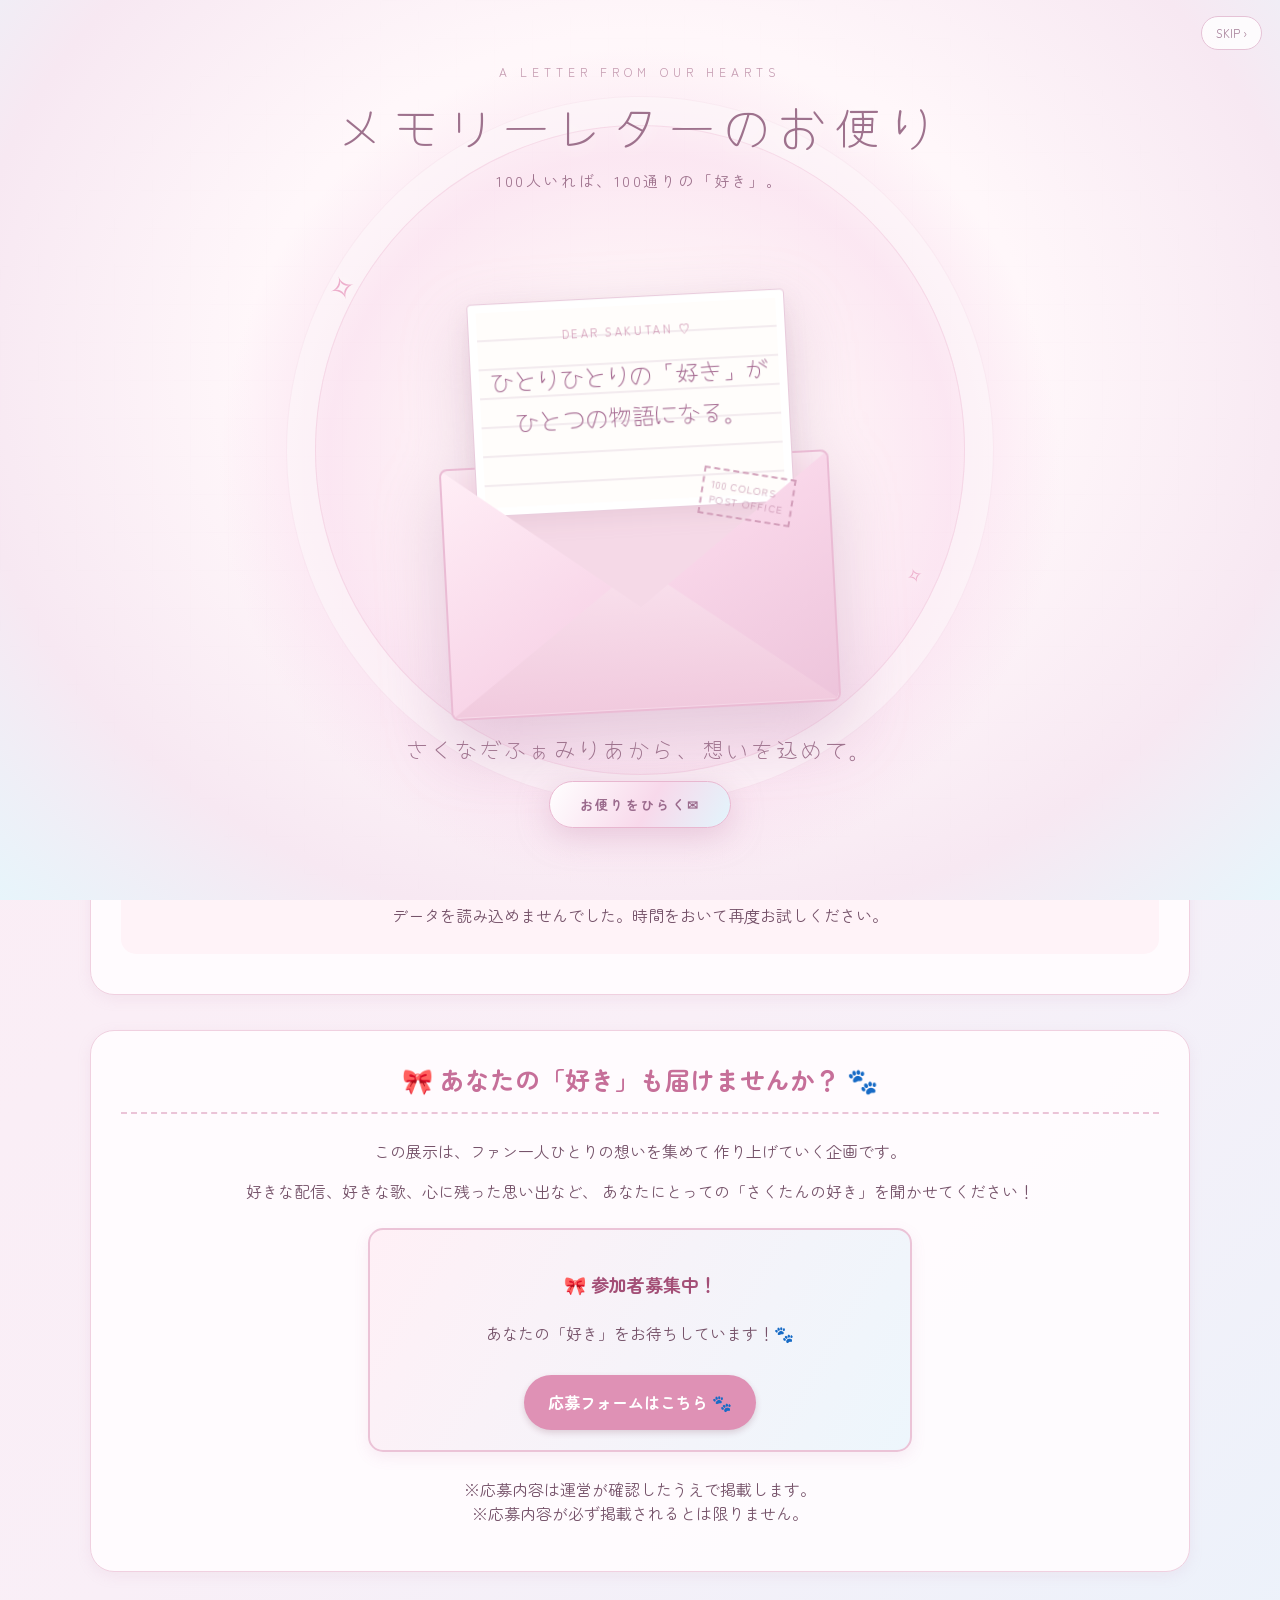
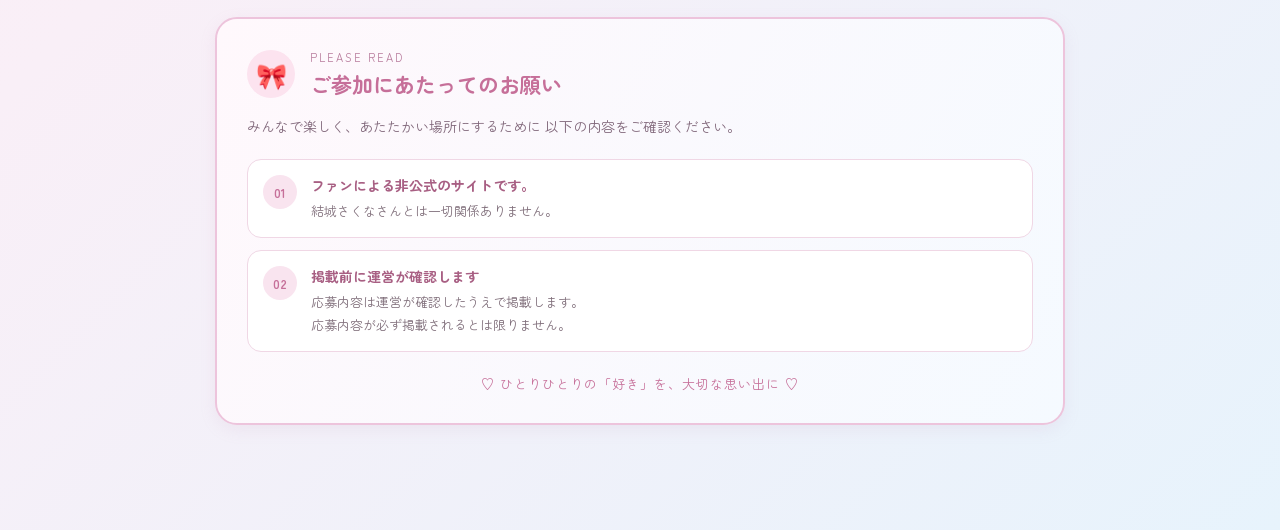
<file: index.html>
<!DOCTYPE html>
<html lang="ja">

<head>
    <meta charset="UTF-8">
    <meta name="viewport" content="width=device-width, initial-scale=1.0">

    <title>さくなだふぁみりあ百人百色</title>

    <!-- Google Fonts：かわいい丸文字・手書き文字 -->
    <link rel="preconnect" href="https://fonts.googleapis.com">
    <link rel="preconnect" href="https://fonts.gstatic.com" crossorigin>

    <link href="https://fonts.googleapis.com/css2?family=Yomogi&family=Zen+Maru+Gothic:wght@400;500;700&display=swap"
        rel="stylesheet">


    <!-- CSS -->
    <link rel="stylesheet" href="index/SakunaFan100.css">

    <style id="otayori-opening-style">
        /* お便りオープニング */
        #otayori-opening {
            position: fixed;
            inset: 0;
            z-index: 2147483000;
            overflow: hidden;
            isolation: isolate;
            background: radial-gradient(ellipse at 50% 40%, #fffefa 0%, #fff7fa 43%, #f7e8f2 75%, #e7f5fb 100%);
            font-family: "Zen Maru Gothic", "Yu Gothic", sans-serif;
            color: #9e728d;
            transition: opacity 1.15s ease, visibility 1.15s ease
        }

        #otayori-opening * {
            box-sizing: border-box
        }

        #otayori-opening.ot-leave {
            opacity: 0;
            visibility: hidden;
            pointer-events: none
        }

        #otayori-opening .ot-grid {
            position: absolute;
            inset: 0;
            opacity: .4;
            background-image: linear-gradient(#e7cadb60 1px, transparent 1px), linear-gradient(90deg, #e7cadb60 1px, transparent 1px);
            background-size: 38px 38px;
            mask-image: radial-gradient(ellipse at center, #0008, transparent 80%)
        }

        #otayori-opening .ot-halo {
            position: absolute;
            left: 50%;
            top: 52%;
            width: min(105vmin, 850px);
            aspect-ratio: 1;
            border-radius: 50%;
            background: radial-gradient(circle, #fff 0%, #fff5f8 25%, #f6cbe665 52%, transparent 70%);
            transform: translate(-50%, -50%);
            animation: ot-breathe 6s ease-in-out infinite alternate
        }

        @keyframes ot-breathe {
            to {
                transform: translate(-50%, -50%) scale(1.17);
                opacity: .6
            }
        }

        #otayori-opening .ot-orbit {
            position: absolute;
            left: 50%;
            top: 50%;
            width: min(78vmin, 650px);
            aspect-ratio: 1;
            border: 1px solid #efc7d982;
            border-radius: 50%;
            transform: translate(-50%, -50%) rotate(-18deg);
            box-shadow: 0 0 0 28px #fff7, 0 0 0 29px #efd4e33d;
            animation: ot-orbit 28s linear infinite
        }

        #otayori-opening .ot-orbit::before,
        #otayori-opening .ot-orbit::after {
            content: '✧';
            position: absolute;
            top: 8%;
            left: 12%;
            color: #edafcc;
            font-size: 32px;
            text-shadow: 0 0 15px #fff
        }

        #otayori-opening .ot-orbit::after {
            top: 79%;
            left: 83%;
            font-size: 20px
        }

        @keyframes ot-orbit {
            to {
                transform: translate(-50%, -50%) rotate(342deg)
            }
        }

        #otayori-opening .ot-top {
            position: absolute;
            top: 7%;
            left: 5%;
            right: 5%;
            text-align: center;
            z-index: 8;
            opacity: 0;
            animation: ot-rise 1.4s .35s forwards
        }

        #otayori-opening .ot-eyebrow {
            font-size: clamp(9px, 1vw, 12px);
            letter-spacing: .42em;
            color: #c399af
        }

        #otayori-opening .ot-title {
            font-family: "Yomogi", "Zen Maru Gothic", sans-serif;
            font-size: clamp(24px, 4vw, 48px);
            font-weight: 500;
            letter-spacing: .15em;
            margin: 10px 0;
            text-shadow: 0 2px 20px #fff
        }

        #otayori-opening .ot-subtitle {
            font-size: clamp(11px, 1.4vw, 15px);
            letter-spacing: .17em
        }

        @keyframes ot-rise {
            from {
                opacity: 0;
                transform: translateY(18px);
                filter: blur(8px)
            }

            to {
                opacity: 1;
                transform: none;
                filter: blur(0)
            }
        }

        #otayori-opening .ot-mail {
            position: absolute;
            left: 50%;
            top: 65%;
            width: min(70vw, 390px);
            aspect-ratio: 1.55;
            transform: translate(-50%, -50%);
            z-index: 6;
            filter: drop-shadow(0 25px 32px #b786aa5b);
            animation: ot-mail-arrive 2.2s cubic-bezier(.17, .75, .2, 1) .7s both
        }

        @keyframes ot-mail-arrive {
            0% {
                opacity: 0;
                transform: translate(90vw, -120%) rotate(22deg) scale(.45)
            }

            65% {
                opacity: 1
            }

            100% {
                opacity: 1;
                transform: translate(-50%, -50%) rotate(-3deg) scale(1)
            }
        }

        #otayori-opening .ot-envelope {
            position: absolute;
            inset: 0;
            border-radius: 8px;
            background: #f5d9e7;
            border: 2px solid #eabbd4;
            box-shadow: inset 0 0 35px #fff9;
            perspective: 1100px
        }

        #otayori-opening .ot-letter {
            position: absolute;
            left: 9%;
            right: 9%;
            top: 7%;
            height: 85%;
            z-index: 2;
            background: repeating-linear-gradient(to bottom, #fffdfb 0, #fffdfb 27px, #e8d9e3 28px, #fffdfb 29px);
            border: 8px solid #fff;
            outline: 1px solid #e8cbdc;
            border-radius: 3px;
            box-shadow: 0 8px 20px #cba6b640;
            text-align: center;
            padding: 17px 10px;
            animation: ot-letter-rise 2.2s cubic-bezier(.22, .7, .2, 1) 3.7s both
        }

        #otayori-opening .ot-letter .ot-words {
            font-size: clamp(12px, 2vw, 21px);
            letter-spacing: -.035em;
            white-space: nowrap
        }

        #otayori-opening .ot-letter .ot-mini {
            font-size: 11px;
            letter-spacing: .23em;
            color: #d29bb6
        }

        #otayori-opening .ot-letter .ot-words {
            font-family: "Yomogi", sans-serif;
            font-size: clamp(15px, 2.3vw, 24px);
            line-height: 1.7;
            margin-top: 16px;
            color: #a66b92
        }

        @keyframes ot-letter-rise {
            0% {
                transform: translateY(0);
                opacity: 1
            }

            55% {
                transform: translateY(-75%)
            }

            100% {
                transform: translateY(-86%);
                opacity: 1
            }
        }

        #otayori-opening .ot-pocket {
            position: absolute;
            inset: 0;
            z-index: 3;
            clip-path: polygon(0 0, 50% 59%, 100% 0, 100% 100%, 0 100%);
            background: linear-gradient(150deg, #ffeef6 0%, #f8d5e8 53%, #edc4db 100%);
            border-radius: 7px
        }

        #otayori-opening .ot-pocket::after {
            content: '';
            position: absolute;
            inset: 0;
            clip-path: polygon(0 100%, 50% 42%, 100% 100%);
            background: linear-gradient(#fff2f8, #f1cade)
        }

        #otayori-opening .ot-flap {
            position: absolute;
            left: -1px;
            top: -1px;
            width: calc(100% + 2px);
            height: 61%;
            z-index: 5;
            clip-path: polygon(0 0, 100% 0, 50% 100%);
            background: linear-gradient(160deg, #ffeaf4, #f1c9df);
            transform-origin: 50% 0;
            animation: ot-flap-open 1.7s cubic-bezier(.2, .75, .2, 1) 2.7s forwards;
            backface-visibility: hidden
        }

        @keyframes ot-flap-open {

            0%,
            42% {
                z-index: 5
            }

            43%,
            100% {
                z-index: 1
            }

            100% {
                transform: rotateX(178deg)
            }
        }

        #otayori-opening .ot-seal {
            position: absolute;
            z-index: 7;
            left: 50%;
            top: 52%;
            width: 69px;
            height: 69px;
            display: grid;
            place-items: center;
            transform: translate(-50%, -50%);
            border-radius: 50%;
            background: radial-gradient(circle at 32% 24%, #fbe0eb, #d78aad 70%, #bb6e99);
            border: 4px double #ffe6f1;
            color: #fff;
            font-size: 30px;
            text-shadow: 0 2px 8px #ab6d91;
            box-shadow: 0 5px 15px #b987a5a0;
            animation: ot-seal-pop 1.1s 2.7s forwards
        }

        @keyframes ot-seal-pop {
            25% {
                transform: translate(-50%, -50%) scale(1.25)
            }

            100% {
                opacity: 0;
                transform: translate(-50%, -50%) scale(.2) rotate(25deg)
            }
        }

        #otayori-opening .ot-stamp {
            position: absolute;
            z-index: 8;
            right: 9%;
            top: 7%;
            border: 2px dashed #c88eac;
            padding: 7px;
            transform: rotate(12deg);
            font-size: 10px;
            letter-spacing: .13em;
            color: #b77b9b;
            opacity: 0;
            animation: ot-stamp-in .65s 5.6s forwards
        }

        @keyframes ot-stamp-in {
            to {
                opacity: .8
            }
        }

        #otayori-opening .ot-floatmail {
            position: absolute;
            left: var(--x);
            top: var(--y);
            z-index: 2;
            font-size: var(--sz);
            opacity: 0;
            filter: drop-shadow(0 8px 8px #c89eb557);
            animation: ot-float var(--dur) ease-in-out var(--delay) infinite alternate
        }

        @keyframes ot-float {
            0% {
                opacity: 0;
                transform: translate3d(-12px, 18px, 0) rotate(-22deg) scale(.7)
            }

            30% {
                opacity: .8
            }

            100% {
                opacity: .9;
                transform: translate3d(22px, -27px, 0) rotate(17deg) scale(1.1)
            }
        }

        #otayori-opening .ot-particle {
            position: absolute;
            left: var(--x);
            top: var(--y);
            z-index: 7;
            width: var(--sz);
            height: var(--sz);
            border-radius: 50%;
            background: #fff;
            box-shadow: 0 0 10px 3px #f7a8d8, 0 0 25px 7px #bcecf7;
            opacity: 0;
            animation: ot-spark var(--dur) ease-in-out var(--delay) infinite alternate
        }

        @keyframes ot-spark {
            0% {
                opacity: 0;
                transform: translateY(15px) scale(.5)
            }

            50% {
                opacity: 1
            }

            100% {
                opacity: .2;
                transform: translateY(-25px) scale(1.25)
            }
        }

        #otayori-opening .ot-burst {
            position: absolute;
            inset: 0;
            z-index: 7;
            pointer-events: none
        }

        #otayori-opening .ot-heart {
            position: absolute;
            left: 50%;
            top: 51%;
            font-size: var(--sz);
            color: var(--color);
            text-shadow: 0 0 10px #fff, 0 0 20px #f4b8d8;
            opacity: 0;
            animation: ot-heartfly 2.7s cubic-bezier(.15, .65, .2, 1) var(--delay) both
        }

        @keyframes ot-heartfly {
            0% {
                opacity: 0;
                transform: translate(-50%, -50%) scale(.2)
            }

            15% {
                opacity: 1;
                transform: translate(-50%, -50%) scale(1.3)
            }

            65% {
                opacity: .95
            }

            100% {
                opacity: 0;
                transform: translate(calc(-50% + var(--dx)), calc(-50% + var(--dy))) rotate(var(--rot)) scale(.75)
            }
        }

        #otayori-opening .ot-ripple {
            position: absolute;
            left: 50%;
            top: 51%;
            width: 110px;
            height: 110px;
            border: 3px solid #fff;
            border-radius: 50%;
            box-shadow: 0 0 18px #f4aed7;
            opacity: 0;
            transform: translate(-50%, -50%) scale(.2);
            animation: ot-ripple 2s 3.15s both
        }

        #otayori-opening .ot-ripple.two {
            animation-delay: 3.42s
        }

        @keyframes ot-ripple {
            15% {
                opacity: .9
            }

            100% {
                opacity: 0;
                transform: translate(-50%, -50%) scale(7)
            }
        }

        #otayori-opening .ot-ending {
            position: absolute;
            z-index: 9;
            bottom: 8%;
            left: 5%;
            right: 5%;
            text-align: center;
            opacity: 0;
            animation: ot-rise 1.4s 6.2s forwards
        }

        #otayori-opening .ot-ending p {
            font-family: "Yomogi", sans-serif;
            font-size: clamp(14px, 2.1vw, 22px);
            margin: 0 0 17px;
            letter-spacing: .12em
        }

        #otayori-opening .ot-enter {
            border: 1px solid #e8b7d0;
            background: linear-gradient(120deg, #fff, #f8d9eb 55%, #e2f5fc);
            color: #9b6b8d;
            padding: 13px 30px;
            border-radius: 999px;
            box-shadow: 0 8px 30px #d8abc68a;
            letter-spacing: .18em;
            font: 600 13px "Zen Maru Gothic", sans-serif;
            cursor: pointer;
            transition: transform .25s, box-shadow .25s
        }

        #otayori-opening .ot-enter:hover {
            transform: translateY(-3px);
            box-shadow: 0 12px 35px #d8abc6aa
        }

        #otayori-opening .ot-skip {
            position: absolute;
            right: 18px;
            top: 16px;
            z-index: 11;
            border: 1px solid #e5c2d6;
            background: #ffffffc9;
            color: #a47d97;
            border-radius: 99px;
            padding: 8px 14px;
            cursor: pointer;
            font-size: 11px
        }

        @media(max-width:600px) {
            #otayori-opening .ot-top {
                top: 9%
            }

            #otayori-opening .ot-mail {
                top: 65%;
                width: min(78vw, 340px)
            }

            #otayori-opening .ot-ending {
                bottom: 8%
            }

            #otayori-opening .ot-orbit {
                width: 96vmin
            }

            #otayori-opening .ot-letter .ot-words {
                margin-top: 9px
            }

            #otayori-opening .ot-seal {
                width: 54px;
                height: 54px;
                font-size: 23px
            }
        }

        @media(max-height:560px) {
            #otayori-opening .ot-top {
                top: 3%
            }

            #otayori-opening .ot-title {
                font-size: clamp(20px, 4vh, 30px);
                margin: 2px
            }

            #otayori-opening .ot-mail {
                width: min(45vw, 260px);
                top: 68%
            }

            #otayori-opening .ot-ending {
                bottom: 2%
            }

            #otayori-opening .ot-ending p {
                display: none
            }
        }

        @media(prefers-reduced-motion:reduce) {

            #otayori-opening .ot-floatmail,
            #otayori-opening .ot-particle,
            #otayori-opening .ot-heart,
            #otayori-opening .ot-ripple {
                display: none
            }

            #otayori-opening .ot-mail,
            #otayori-opening .ot-top,
            #otayori-opening .ot-ending,
            #otayori-opening .ot-letter,
            #otayori-opening .ot-flap,
            #otayori-opening .ot-seal {
                animation-duration: .01ms !important;
                animation-delay: .01ms !important
            }

            #otayori-opening .ot-orbit,
            #otayori-opening .ot-halo {
                animation: none
            }
        }
    </style>

</head>

<body>

    <div id="otayori-opening" role="dialog" aria-label="百人百色 お便りオープニング" aria-modal="true">
        <div class="ot-grid"></div>
        <div class="ot-halo"></div>
        <div class="ot-orbit"></div>
        <div class="ot-top">
            <div class="ot-eyebrow">A LETTER FROM OUR HEARTS</div>
            <h2 class="ot-title">メモリーレターのお便り</h2>
            <div class="ot-subtitle">100人いれば、100通りの「好き」。</div>
        </div>
        <div class="ot-mail">
            <div class="ot-envelope">
                <div class="ot-letter">
                    <div class="ot-mini">DEAR SAKUTAN ♡</div>
                    <div class="ot-words">ひとりひとりの「好き」が<br>ひとつの物語になる。</div>
                </div>
                <div class="ot-pocket"></div>
                <div class="ot-flap"></div>
                <div class="ot-seal">♥</div>
                <div class="ot-stamp">100 COLORS<br>POST OFFICE</div>
            </div>
        </div>
        <div class="ot-burst" id="otayori-burst">
            <div class="ot-ripple"></div>
            <div class="ot-ripple two"></div>
        </div>
        <div class="ot-ending">
            <p>さくなだふぁみりあから、想いを込めて。</p><button class="ot-enter" id="otayori-enter" type="button">お便りをひらく✉</button>
        </div>
        <button class="ot-skip" id="otayori-skip" type="button">SKIP ›</button>
    </div>

    <!-- ヘッダー -->
    <header class="fan-header">

        <div class="fan-header-decoration">
            ✧　♡　🎀　♡　✧
        </div>

        <div class="fan-header-inner">

            <p class="fan-header-en">
                SAKUFAMI COLORFUL MEMORY
            </p>

            <h1>
                🎀 さくふぁみカラフルレター 🐾
            </h1>

            <div class="fan-header-ribbon">
                <span>100人いれば、100通りの「好き」。</span>
            </div>

            <p class="fan-header-message">
                さくなだふぁみりあの想いを集めた、<br>
                ひとりひとりの大切なレター💌
            </p>

            <div class="fan-header-bottom">
                ✧　みんなの「好き」を、ひとつの宝物に。　✧
            </div>
        </div>

    </header>

    <main class="fan-main">

        <!-- 今日の5人 -->
        <section class="fan-section">

            <h2>今日のおすすめふぁみりあ</h2>

            <div id="today-pick" class="fan-grid"></div>

        </section>


        <!-- 全員の一覧 -->
        <section class="fan-section">

            <h2>みんなの「好き」一覧</h2>

            <!-- 名前検索 -->
            <div class="fan-search">

                <label for="fan-name-search">
                    🔎 さくなだふぁみりあを名前で検索
                </label>

                <input type="search" id="fan-name-search" placeholder="ニックネームを入力..." autocomplete="off">

            </div>

            <!-- カテゴリー -->
            <p id="result-count" class="result-count" aria-live="polite"></p>

            <!-- 表示人数 -->
            <p id="result-count" class="result-count" aria-live="polite"></p>

            <!-- カード一覧 -->
            <div id="fan-list" class="fan-grid"></div>

        </section>



        <!-- 参加案内 -->
        <section class="fan-section participation-section">

            <h2>あなたの「好き」も届けませんか？</h2>

            <p>
                この展示は、ファン一人ひとりの想いを集めて
                作り上げていく企画です。
            </p>

            <p>
                好きな配信、好きな歌、心に残った思い出など、
                あなたにとっての「さくたんの好き」を聞かせてください！
            </p>

            <!-- 応募フォーム -->
            <div class="application-notice">

                <p>
                    🎀 参加者募集中！
                </p>

                <p>
                    あなたの「好き」をお待ちしています！🐾
                </p>

                <a href="https://docs.google.com/forms/d/e/1FAIpQLScMyfhLOlUN0pGWbVZEtc-wgJ1fkcBdtBwnQfGAd-pVtYeVng/viewform?usp=header"
                    class="application-button" target="_blank" rel="noopener noreferrer">
                    応募フォームはこちら 🐾
                </a>

            </div>

            <p class="section-description">
                ※応募内容は運営が確認したうえで掲載します。<br>
                ※応募内容が必ず掲載されるとは限りません。
            </p>

        </section>

        <!-- 注意事項カード -->
        <section class="fan-section notice-section">

            <div class="notice-card">

                <div class="notice-heading">
                    <span class="notice-icon">🎀</span>
                    <div>
                        <p class="notice-en">PLEASE READ</p>
                        <h2>ご参加にあたってのお願い</h2>
                    </div>
                </div>

                <div class="notice-message">
                    みんなで楽しく、あたたかい場所にするために
                    以下の内容をご確認ください。
                </div>

                <ul class="notice-list">

                    <li>
                        <span class="notice-number">01</span>
                        <div>
                            <strong>ファンによる非公式のサイトです。</strong>
                            <p>結城さくなさんとは一切関係ありません。</p>
                        </div>
                    </li>

                    <li>
                        <span class="notice-number">02</span>
                        <div>
                            <strong>掲載前に運営が確認します</strong>
                            <p>応募内容は運営が確認したうえで掲載します。
                                <br>応募内容が必ず掲載されるとは限りません。
                            </p>
                        </div>
                    </li>

                </ul>

                <div class="notice-footer">
                    ♡ ひとりひとりの「好き」を、大切な思い出に ♡
                </div>

            </div>

        </section>


    </main>


    <!-- JavaScript -->
    <script src="index/SakunaFan100.js"></script>

    <script id="otayori-opening-script">
        (function () {
            'use strict';
            const root = document.getElementById('otayori-opening');
            if (!root) return;
            const burst = document.getElementById('otayori-burst');
            const colors = ['#f2a4c9', '#f8c7dc', '#a8dfea', '#d8b8ec', '#e9a2b7'];
            const fragment = document.createDocumentFragment();
            // 画面内の便箋・封筒・光。外部画像を読み込まない演出です。
            for (let i = 0; i < 22; i++) {
                const el = document.createElement('span');
                el.className = 'ot-floatmail'; el.textContent = i % 3 === 0 ? '✉' : i % 3 === 1 ? '♡' : '✧';
                el.style.cssText = `--x:${(i * 47.31 + 8) % 95}%;--y:${(i * 29.73 + 13) % 87}%;--sz:${13 + i % 5 * 6}px;--dur:${4 + i % 5 * .9}s;--delay:${-i * .41}s;color:${colors[i % 5]}`;
                fragment.appendChild(el);
            }
            for (let i = 0; i < 48; i++) {
                const el = document.createElement('i'); el.className = 'ot-particle';
                el.style.cssText = `--x:${(i * 61.23 + 4) % 98}%;--y:${(i * 37.17 + 5) % 95}%;--sz:${2 + i % 4 * 2}px;--dur:${2.3 + i % 6 * .4}s;--delay:${-i * .29}s`;
                fragment.appendChild(el);
            }
            root.appendChild(fragment);
            const hearts = document.createDocumentFragment();
            for (let i = 0; i < 44; i++) {
                const a = i * 2.39996, r = 120 + (i % 8) * 44;
                const el = document.createElement('span'); el.className = 'ot-heart'; el.textContent = i % 4 === 0 ? '✦' : i % 3 === 0 ? '♡' : '♥';
                el.style.cssText = `--sz:${12 + i % 5 * 7}px;--color:${colors[i % 5]};--dx:${Math.cos(a) * r}px;--dy:${Math.sin(a) * r * .65}px;--rot:${i * 31}deg;--delay:${3.08 + (i % 7) * .065}s`;
                hearts.appendChild(el);
            }
            burst.appendChild(hearts);
            let closing = false;
            function close() { if (closing) return; closing = true; root.classList.add('ot-leave'); setTimeout(() => root.remove(), 1250) }
            document.getElementById('otayori-enter').addEventListener('click', close);
            document.getElementById('otayori-skip').addEventListener('click', close);
            document.addEventListener('keydown', function onKey(e) { if (e.key === 'Escape' && root.isConnected) { close(); document.removeEventListener('keydown', onKey) } });
        })();
    </script>

    <!-- ページ上部へ戻るボタン -->
    <button type="button" id="back-to-top" class="back-to-top" aria-label="ページ上部へ戻る">
        🐾
    </button>

</body>

</html>
</file>
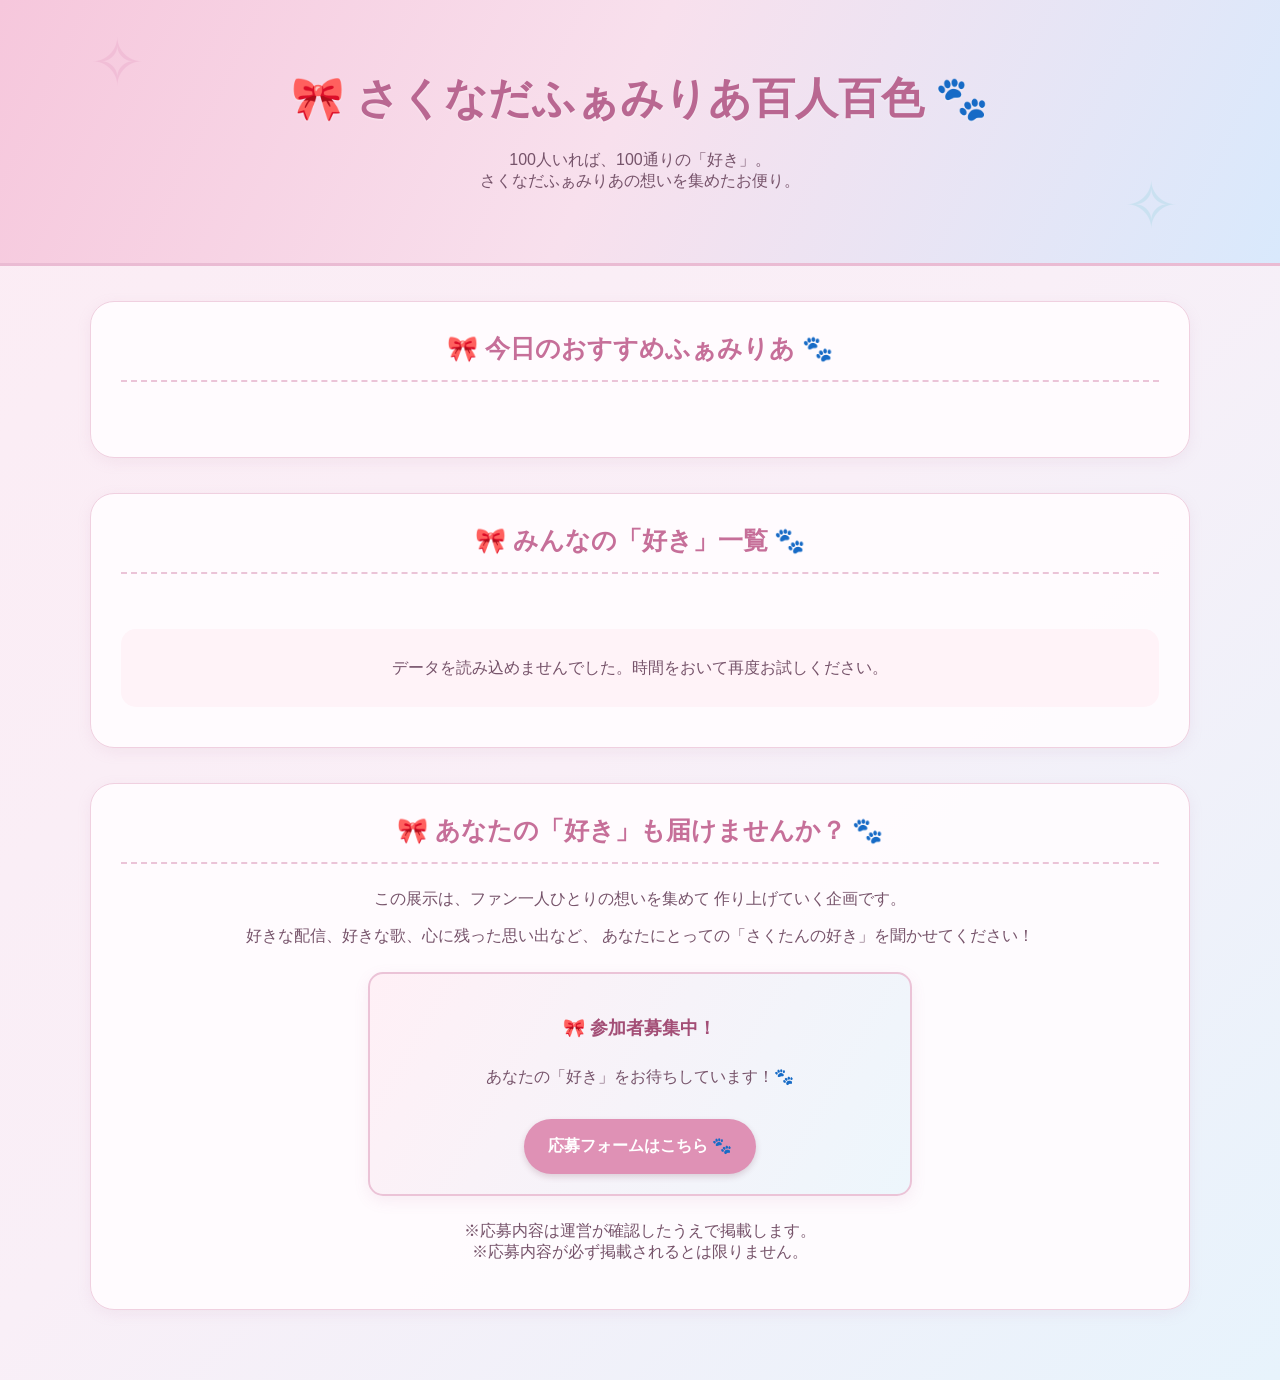
<file: index/index.html>
<!DOCTYPE html>
<html lang="ja">
<head>
    <meta charset="UTF-8">
    <meta name="viewport" content="width=device-width, initial-scale=1.0">

    <title>さくなだふぁみりあ百人百色</title>

    <!-- CSS -->
    <link rel="stylesheet" href="SakunaFan100.css">
</head>

<body>

    <!-- ヘッダー -->
    <header class="fan-header">

        <h1>🎀 さくなだふぁみりあ百人百色 🐾</h1>

        <p>
            100人いれば、100通りの「好き」。<br>
            さくなだふぁみりあの想いを集めたお便り。
        </p>

    </header>


    <main class="fan-main">

        <!-- 今日の5人 -->
        <section class="fan-section">

            <h2>今日のおすすめふぁみりあ</h2>

            <div id="today-pick" class="fan-grid"></div>

        </section>


        <!-- 全員の一覧 -->
        <section class="fan-section">

            <h2>みんなの「好き」一覧</h2>

            <!-- カテゴリー -->
            <div
                id="category-buttons"
                class="category-buttons"
            ></div>

            <!-- 表示人数 -->
            <p
                id="result-count"
                class="result-count"
                aria-live="polite"
            ></p>

            <!-- カード一覧 -->
            <div
                id="fan-list"
                class="fan-grid"
            ></div>

        </section>


        
        <!-- 参加案内 -->
        <section class="fan-section participation-section">

            <h2>あなたの「好き」も届けませんか？</h2>

            <p>
                この展示は、ファン一人ひとりの想いを集めて
                作り上げていく企画です。
            </p>

            <p>
                好きな配信、好きな歌、心に残った思い出など、
                あなたにとっての「さくたんの好き」を聞かせてください！
            </p>

            <!-- 応募フォーム -->
            <div class="application-notice">

                <p>
                    🎀 参加者募集中！
                </p>

                <p>
                    あなたの「好き」をお待ちしています！🐾
                </p>

                <a
                    href="https://docs.google.com/forms/d/e/1FAIpQLScMyfhLOlUN0pGWbVZEtc-wgJ1fkcBdtBwnQfGAd-pVtYeVng/viewform?usp=header"
                    class="application-button"
                    target="_blank"
                    rel="noopener noreferrer"
                >
                    応募フォームはこちら 🐾
                </a>

            </div>

            <p class="section-description">
                ※応募内容は運営が確認したうえで掲載します。<br>
                ※応募内容が必ず掲載されるとは限りません。
            </p>

        </section>


    </main>

    <!-- JavaScript -->
    <script src="SakunaFan100.js"></script>

</body>
</html>
</file>
<file: index/SakunaFan100.css>
/* 参加案内 */

.participation-section {
    text-align: center;
}

.application-notice {
    max-width: 500px;
    margin: 25px auto;
    padding: 20px;
    background-color: #fff3f8;
    border: 2px solid #f4a9c5;
    border-radius: 15px;
    line-height: 1.8;
}

.application-notice p:first-child {
    font-size: 18px;
    font-weight: bold;
    color: #a34e76;
}

.application-button {
    display: inline-block;
    margin-top: 12px;
    padding: 13px 24px;
    background-color: #d9689b;
    color: #ffffff;
    text-decoration: none;
    font-weight: bold;
    border-radius: 30px;
    box-shadow: 0 3px 6px rgba(120, 60, 85, 0.2);
    transition: background-color 0.2s ease;
}

.application-button:hover {
    background-color: #bd4f82;
}


/* ==============================
   手紙カード
   ============================== */

.fan-grid {
    display: grid;
    grid-template-columns: repeat(auto-fit, minmax(250px, 1fr));
    gap: 22px;
    align-items: stretch;
}

.fan-letter {
    box-sizing: border-box;
    min-width: 0;
    padding: 22px;
    background-color: #fffdf8;
    background-image: repeating-linear-gradient(to bottom,
            transparent 0,
            transparent 31px,
            #f3dfe5 32px);
    border: 1px solid #e9b6c9;
    border-radius: 5px 18px 5px 18px;
    box-shadow: 3px 5px 12px rgba(120, 60, 85, 0.12);
    overflow-wrap: anywhere;
    line-height: 1.9;
}

.letter-top {
    display: flex;
    align-items: center;
    gap: 8px;
    padding-bottom: 12px;
    border-bottom: 2px solid #e8b2c8;
}

.letter-icon {
    font-size: 25px;
}

.letter-label {
    color: #a34e76;
    font-size: 13px;
    font-weight: bold;
}

.letter-name {
    margin: 16px 0;
    color: #a34e76;
    font-size: 21px;
    overflow-wrap: anywhere;
}

.letter-name span {
    font-size: 14px;
    font-weight: normal;
}

.letter-body {
    min-width: 0;
}

.letter-answer {
    margin: 15px 0;
}

.letter-answer h4,
.letter-image h4 {
    margin: 0 0 4px;
    color: #a34e76;
    font-size: 14px;
}

.letter-answer p {
    margin: 0;
    white-space: pre-wrap;
}

.letter-end {
    margin-top: 22px;
    padding-top: 10px;
    border-top: 1px dashed #e8b2c8;
    color: #a34e76;
    text-align: right;
    font-size: 13px;
}

.letter-image a {
    color: #a34e76;
    overflow-wrap: anywhere;
}

/* カテゴリーボタン */

.category-buttons {
    display: flex;
    flex-wrap: wrap;
    justify-content: center;
    gap: 9px;
    margin: 20px 0;
}

.filter-button {
    padding: 8px 15px;
    border: 2px solid #e8a9c2;
    border-radius: 25px;
    background-color: #fff;
    color: #a34e76;
    cursor: pointer;

    /* 文字の配置調整 */
    text-align: center;
    white-space: normal;
    line-height: 1.5;
}

.filter-button.active {
    background-color: #d9689b;
    border-color: #d9689b;
    color: #fff;
}

/* 表示人数 */

.result-count {
    text-align: center;
    line-height: 1.8;
}

/* 参加者がいないとき */

.empty-message {
    grid-column: 1 / -1;
    box-sizing: border-box;
    width: 100%;
    margin: 10px 0;
    padding: 24px;
    background-color: #fff3f8;
    border-radius: 15px;
    text-align: center;
    line-height: 1.9;
}

/* ランダムに見る */

#random-result {
    margin-top: 22px;
}

/* スマートフォン */

@media (max-width: 600px) {
    .fan-grid {
        grid-template-columns: 1fr;
        gap: 16px;
    }

    .fan-letter {
        padding: 18px;
    }

    .letter-name {
        font-size: 19px;
    }

    .filter-button {
        padding: 8px 12px;
        font-size: 13px;

        text-align: center;
        white-space: normal;
        line-height: 1.5;
    }
}


/* 投稿画像の表示 */

.letter-image {
    width: 100%;
    margin: 12px auto 18px;
    text-align: center;
}

.letter-image img {
    display: block;
    width: 100%;
    max-height: 350px;
    object-fit: contain;
    margin: 0 auto;
    border-radius: 12px;
    background-color: #fff3f8;
}


/* =====================================
   さくなだふぁみりあのお手紙カード
   新デザイン
   ===================================== */

/* カード全体 */
.fan-letter {
    position: relative;
    display: flex;
    flex-direction: column;
    width: 100%;
    min-width: 0;
    padding: 12px;
    overflow: hidden;

    background: linear-gradient(145deg,
            #fffafd,
            #fff0f7);

    border: 2px solid #f6b6d4;
    border-radius: 20px;

    box-shadow: 0 4px 10px rgba(190, 100, 145, 0.15);
}

/* 画像エリア */
.letter-photo {
    position: relative;
    width: 100%;
    height: 260px;
    overflow: hidden;

    background: #fff3f8;
    border: 3px solid #f4a9cf;
    border-radius: 16px;
}

/* 投稿画像 */
.letter-photo-img {
    display: block;
    width: 100%;
    height: 100%;

    object-fit: contain;

    background: #fff3f8;
}

/* 画像がない場合 */
.letter-no-image {
    display: flex;
    flex-direction: column;
    justify-content: center;
    align-items: center;

    width: 100%;
    height: 100%;

    color: #c66b99;
    background: #fff3f8;
}

.letter-no-image span {
    font-size: 36px;
}

.letter-no-image p {
    margin: 8px 0 0;
    font-size: 14px;
}

/* 名前の表示 */
.letter-name {
    position: absolute;
    right: 10px;
    bottom: 10px;

    display: flex;
    align-items: center;
    gap: 8px;

    margin: 0;
    padding: 9px 18px;

    color: #d65d99;
    font-size: 16px;
    font-weight: bold;

    background: rgba(255, 255, 255, 0.95);
    border: 2px solid #f3a5cb;
    border-radius: 30px;

    box-shadow: 0 3px 7px rgba(160, 80, 120, 0.18);
}

.letter-name-icon {
    font-size: 20px;
}

/* 手紙タイトル */
.letter-heading {
    display: flex;
    align-items: center;
    justify-content: space-between;
    gap: 8px;

    width: 100%;
    margin: 16px 0 12px;
    padding: 8px 4px;

    color: #d65d99;
    border-bottom: 2px dashed #f3a5cb;
}

.letter-heading h3 {
    flex: 1;
    margin: 0;

    font-size: 20px;
    font-weight: bold;
    text-align: center;
}

.letter-envelope,
.letter-paw {
    flex-shrink: 0;
    font-size: 25px;
}

/* カード下部 */
.letter-end {
    display: flex;
    align-items: center;
    justify-content: center;
    flex-wrap: wrap;
    gap: 8px;

    margin: auto 0 0;
    padding: 14px 4px 6px;

    color: #d65d99;
    font-size: 15px;
    font-weight: bold;
    text-align: center;

    border-top: 1px solid #f8d1e3;
}

.letter-ribbon {
    font-size: 19px;
}

/* スマートフォン */
@media (max-width: 600px) {

    .fan-letter {
        padding: 9px;
        border-radius: 16px;
    }

    .letter-photo {
        height: 190px;
    }

    .letter-name {
        right: 7px;
        bottom: 7px;
        padding: 7px 13px;
        font-size: 14px;
    }

    .letter-name-icon {
        font-size: 17px;
    }

    .letter-heading {
        margin: 12px 0 8px;
    }

    .letter-heading h3 {
        font-size: 17px;
    }

    .letter-envelope,
    .letter-paw {
        font-size: 21px;
    }

    .letter-end {
        font-size: 13px;
        gap: 5px;
    }
}


/* =====================================
   一覧カード：クリックでお手紙を開く
   ===================================== */

/* detailsの基本設定 */
.fan-letter-expand {
    display: block;
}

/* クリックする部分 */
.fan-letter-summary {
    display: block;
    cursor: pointer;
    list-style: none;
}

/* 標準の三角マークを非表示 */
.fan-letter-summary::-webkit-details-marker {
    display: none;
}

.fan-letter-summary::marker {
    content: "";
}

/* 開くための案内 */
.letter-open-guide {
    display: flex;
    justify-content: center;
    align-items: center;
    gap: 8px;

    margin-top: 10px;
    padding: 9px;

    color: #d65d99;
    font-size: 14px;
    font-weight: bold;

    background: #fff0f7;
    border: 1px dashed #f3a5cb;
    border-radius: 12px;
}

/* 開閉アイコン */
.letter-open-icon {
    transition: transform 0.2s ease;
}

/* 開いたとき */
.fan-letter-expand[open] .letter-open-icon {
    transform: rotate(180deg);
}

.fan-letter-expand[open] .letter-open-text {
    font-size: 0;
}

.fan-letter-expand[open] .letter-open-text::after {
    content: "お手紙を閉じる";
    font-size: 14px;
}

/* 展開した回答部分 */
.letter-details {
    margin-top: 12px;
    padding: 15px;

    background: #fffafd;
    border: 1px dashed #f3a5cb;
    border-radius: 12px;
}

/* 質問と回答 */
.letter-details .letter-answer {
    padding: 12px 5px;
    border-bottom: 1px dashed #f5c5dc;
}

.letter-details .letter-answer:last-child {
    border-bottom: none;
}

.letter-details .letter-answer h4 {
    margin: 0 0 7px;
    color: #d65d99;
    font-size: 15px;
}

.letter-details .letter-answer p {
    margin: 0;
    color: #76536a;
    font-size: 14px;
    line-height: 1.8;
    white-space: pre-wrap;
    overflow-wrap: anywhere;
}

/* スマートフォン */
@media (max-width: 600px) {
    .letter-details {
        padding: 12px;
    }

    .letter-details .letter-answer h4 {
        font-size: 14px;
    }

    .letter-details .letter-answer p {
        font-size: 13px;
    }
}


/* =====================================
   お手紙：全画面表示
   ===================================== */

/* 通常の一覧カード */
.fan-letter-expand {
    display: block;
}

/* クリック部分 */
.fan-letter-summary {
    display: block;
    cursor: pointer;
    list-style: none;
}

.fan-letter-summary::-webkit-details-marker {
    display: none;
}

.fan-letter-summary::marker {
    content: "";
}

/* 閉じる案内：通常は非表示 */
.letter-close-guide {
    display: none;
}

/* 開く案内 */
.letter-open-guide {
    display: flex;
    justify-content: center;
    align-items: center;
    gap: 8px;
    margin-top: 10px;
    padding: 10px;

    color: #d65d99;
    font-weight: bold;
    background: #fff0f7;
    border: 1px dashed #f3a5cb;
    border-radius: 12px;
}

/* =====================================
   全画面で開いたとき
   ===================================== */

.fan-letter-expand[open] {
    position: fixed;
    inset: 0;
    z-index: 99999;

    width: 100%;
    height: 100vh;
    height: 100dvh;
    max-height: 100dvh;

    box-sizing: border-box;
    margin: 0;
    padding: 16px;

    overflow-y: auto;
    overscroll-behavior: contain;

    background: #fff8fc;
    border: none;
    border-radius: 0;

    box-shadow: none;
}

/* 閉じる案内 */
.fan-letter-expand[open] .letter-close-guide {
    display: block;
    position: sticky;
    top: 0;
    z-index: 2;

    width: fit-content;
    margin: 0 0 12px auto;
    padding: 10px 18px;

    color: #fff;
    font-size: 14px;
    font-weight: bold;

    background: #d9689b;
    border-radius: 30px;
    box-shadow: 0 2px 6px rgba(120, 60, 85, 0.2);
}

/* 展開時の画像 */
.fan-letter-expand[open] .letter-photo {
    height: min(48vh, 420px);
    min-height: 220px;
}

/* 展開時の画像を大きく */
.fan-letter-expand[open] .letter-photo-img {
    object-fit: contain;
}

/* 展開時のタイトル */
.fan-letter-expand[open] .letter-heading h3 {
    font-size: 25px;
}

/* 展開時の回答欄 */
.fan-letter-expand[open] .letter-details {
    max-width: 900px;
    margin: 20px auto;
    padding: 25px;

    background: #fff;
    border: 2px dashed #f3a5cb;
    border-radius: 18px;
}

/* 質問 */
.fan-letter-expand[open] .letter-answer h4 {
    font-size: 19px;
}

/* 回答 */
.fan-letter-expand[open] .letter-answer p {
    font-size: 17px;
    line-height: 2;
}

/* 開く案内は全画面時に非表示 */
.fan-letter-expand[open] .letter-open-guide {
    display: none;
}

/* 全画面時の下部 */
.fan-letter-expand[open] .letter-end {
    margin-top: 20px;
    padding: 20px 5px;
}

/* スマートフォン */
@media (max-width: 600px) {

    .fan-letter-expand[open] {
        padding: 10px;
    }

    .fan-letter-expand[open] .letter-photo {
        height: 38vh;
        min-height: 180px;
    }

    .fan-letter-expand[open] .letter-heading h3 {
        font-size: 19px;
    }

    .fan-letter-expand[open] .letter-details {
        margin: 12px auto;
        padding: 15px;
    }

    .fan-letter-expand[open] .letter-answer h4 {
        font-size: 16px;
    }

    .fan-letter-expand[open] .letter-answer p {
        font-size: 15px;
        line-height: 1.9;
    }

    .fan-letter-expand[open] .letter-name {
        font-size: 14px;
    }
}


/* =================================
   カテゴリー選択後の回答一覧
================================= */

.answer-list {
    display: grid;
    gap: 14px;
    width: 100%;
}

.answer-list-item {
    background: #fff;
    border: 1px solid #f3b7ce;
    border-radius: 14px;
    padding: 16px;
    box-sizing: border-box;
}

.answer-list-name {
    font-weight: bold;
    color: #d66b9b;
    margin-bottom: 10px;
    font-size: 1rem;
}

.answer-list-text {
    display: block;
    width: 100%;
    box-sizing: border-box;

    margin: 0;
    padding: 0;

    color: #444;
    font-size: 1rem;
    line-height: 1.8;

    /* 左揃え */
    text-align: left;

    /* 入力された改行を保持する */
    white-space: pre-wrap;

    /* 長い文字列の折り返し */
    overflow-wrap: anywhere;
    word-break: normal;
}


/* =================================
   回答一覧：名前ボタン
================================= */

.answer-list-name {
    display: block;
    width: 100%;
    padding: 0;
    border: none;
    background: transparent;
    color: #d66b9b;
    font-size: 1rem;
    font-weight: bold;
    text-align: left;
    cursor: pointer;
}

.answer-list-name:hover {
    opacity: 0.75;
    text-decoration: underline;
}

/* 閉じている手紙は隠す */
.answer-list-letter .fan-letter-expand:not([open]) {
    display: none;
}

/* =================================
   フォント設定
================================= */

/* サイト全体：Zen Maru Gothic */
body,
button,
input,
textarea,
select {
    font-family: "Zen Maru Gothic", sans-serif;
}

/* お手紙部分：Yomogi */
.fan-letter {
    font-family: "Yomogi", cursive;
}

/* =================================
   名前検索
================================= */

.fan-search {
    width: 100%;
    max-width: 600px;
    margin: 20px auto;
    padding: 0 12px;
    box-sizing: border-box;
}

.fan-search label {
    display: block;
    margin-bottom: 8px;
    color: #d66b9b;
    font-weight: bold;
    font-size: 0.95rem;
}

.fan-search input {
    width: 100%;
    padding: 13px 16px;
    box-sizing: border-box;

    border: 2px solid #f3a5c5;
    border-radius: 25px;

    background: #fff;
    color: #555;

    font-family: "Zen Maru Gothic", sans-serif;
    font-size: 1rem;

    outline: none;
    transition: 0.2s;
}

/* 入力中のデザイン */
.fan-search input:focus {
    border-color: #61c0f7;
    box-shadow: 0 0 0 3px rgba(97, 192, 247, 0.2);
}

/* プレースホルダー */
.fan-search input::placeholder {
    color: #c5aab7;
}

/* ==============================
   ページ上部へ戻るボタン
============================== */

.back-to-top {
    position: fixed;
    right: 25px;
    bottom: 25px;
    z-index: 9999;

    width: 55px;
    height: 55px;

    border: 3px solid #ffffff;
    border-radius: 50%;

    background: #E76FA5;
    color: #ffffff;

    font-size: 25px;

    display: flex;
    align-items: center;
    justify-content: center;

    cursor: pointer;

    box-shadow: 0 3px 10px rgba(180, 90, 130, 0.3);

    /* 最初は非表示 */
    opacity: 0;
    visibility: hidden;
    pointer-events: none;

    transform: translateY(15px);

    transition:
        opacity 0.3s ease,
        transform 0.3s ease,
        visibility 0.3s ease,
        background 0.3s ease;
}

/* 表示状態 */
.back-to-top.is-visible {
    opacity: 1;
    visibility: visible;
    pointer-events: auto;
    transform: translateY(0);
}

/* マウスを乗せたとき */
.back-to-top:hover {
    background: #D94F91;
    transform: translateY(-4px);
}

/* スマホ */
@media (max-width: 600px) {
    .back-to-top {
        width: 48px;
        height: 48px;

        right: 15px;
        bottom: 15px;

        font-size: 22px;
    }
}


/* =====================================
   SAKUFAMI COLORFUL MEMORY
   ページデザインリニューアル
===================================== */

/* ページ全体 */
/* =====================================
   背景：ピンク × 水色グラデーション
===================================== */

body {
    margin: 0;
    background: linear-gradient(135deg,
            #fac1da 0%,
            #f8dff0 35%,
            #e3eaff 70%,
            #ade6ff 100%);
    background-attachment: fixed;
    color: #76536a;
}

/* =====================================
   メインヘッダー
===================================== */

.fan-header {
    position: relative;
    overflow: hidden;
    width: 100%;
    box-sizing: border-box;
    padding: 65px 20px 55px;
    text-align: center;

    /* ピンク × 水色のグラデーション */
    background: linear-gradient(120deg,
            #f5aeca 0%,
            #ffffff 45%,
            #a8cfff 100%);

    border-bottom: 3px solid #f5c6dc;
}

/* 背景の装飾 */
.fan-header::before,
.fan-header::after {
    position: absolute;
    content: "✧";

    color: #edb3d0;
    font-size: 65px;
    opacity: 0.55;
}

.fan-header::before {
    top: 25px;
    left: 7%;
}

.fan-header::after {
    right: 8%;
    bottom: 20px;
    color: #b9ddeb;
}

/* ヘッダー内側 */
.fan-header-inner {
    position: relative;
    z-index: 1;

    max-width: 900px;
    margin: 0 auto;
}

/* 英字タイトル */
.fan-header-en {
    margin: 0 0 12px;

    color: #c58aa9;
    font-size: 12px;
    font-weight: bold;
    letter-spacing: 0.3em;
}

/* メインタイトル */
.fan-header h1 {
    margin: 0;

    color: #c65f92;
    font-family: "Yomogi", cursive;
    font-size: clamp(25px, 4vw, 43px);
    font-weight: bold;
    line-height: 1.6;

    text-shadow: 2px 3px 0 #ffffff;
}

/* タイトル周辺の装飾 */
.fan-header-decoration {
    margin-bottom: 15px;

    color: #df9abb;
    font-size: 22px;
    letter-spacing: 0.3em;
}

/* キャッチコピー */
.fan-header-ribbon {
    display: inline-block;

    margin: 25px auto 15px;
    padding: 12px 35px;

    color: #ffffff;
    font-size: clamp(16px, 2.5vw, 22px);
    font-weight: bold;
    letter-spacing: 0.08em;

    background: linear-gradient(100deg, #e58db5, #d879a8);
    border-radius: 40px;

    box-shadow: 0 4px 10px #d68eae55;
}

/* 紹介文 */
.fan-header-message {
    display: inline-block;

    margin: 10px auto;
    padding: 17px 28px;

    color: #92677e;
    font-size: 15px;
    line-height: 2;

    background: #ffffffc9;
    border: 1px solid #f2d0e0;
    border-radius: 18px;

    box-shadow: 0 4px 12px #c88ca522;
}

/* 最下部のメッセージ */
.fan-header-bottom {
    margin-top: 20px;

    color: #bd83a3;
    font-size: 13px;
    letter-spacing: 0.08em;
}

/* =====================================
   メインコンテンツ
===================================== */

.fan-main {
    width: min(1100px, 94%);
    margin: 35px auto 70px;
}

/* 各セクション */
.fan-section {
    position: relative;

    margin: 35px 0;
    padding: 30px;

    background: rgba(255, 255, 255, 0.88);
    border: 1px solid #f5d6e4;
    border-radius: 24px;

    box-shadow: 0 5px 18px rgba(190, 110, 150, 0.08);
}

/* セクション見出し */
.fan-section>h2 {
    position: relative;

    margin: 0 0 25px;
    padding: 0 0 15px;

    color: #c65f92;
    font-size: clamp(20px, 3vw, 25px);
    text-align: center;

    border-bottom: 2px dashed #f1c2d8;
}

/* 見出しの装飾 */
.fan-section>h2::before {
    content: "🎀 ";
}

.fan-section>h2::after {
    content: " 🐾";
}

/* =====================================
   おすすめカード
===================================== */

#today-pick {
    padding: 10px;
}

#today-pick .fan-letter {
    transition:
        transform 0.25s ease,
        box-shadow 0.25s ease;
}

#today-pick .fan-letter:hover {
    transform: translateY(-5px);

    box-shadow:
        0 9px 22px rgba(190, 100, 145, 0.2);
}

/* =====================================
   参加案内
===================================== */

.participation-section {
    background:
        linear-gradient(135deg, #fff2f8, #fffaf0);
}

.application-notice {
    box-shadow: 0 5px 15px rgba(190, 100, 145, 0.1);
}

.application-button {
    transition:
        transform 0.2s ease,
        box-shadow 0.2s ease,
        background-color 0.2s ease;
}

.application-button:hover {
    transform: translateY(-3px);
    box-shadow: 0 6px 14px rgba(190, 80, 130, 0.25);
}

/* =====================================
   スマートフォン
===================================== */

@media (max-width: 600px) {

    .fan-header {
        padding: 45px 15px 35px;
    }

    .fan-header::before,
    .fan-header::after {
        font-size: 38px;
    }

    .fan-header h1 {
        font-size: 25px;
    }

    .fan-header-en {
        font-size: 10px;
        letter-spacing: 0.2em;
    }

    .fan-header-ribbon {
        margin-top: 20px;
        padding: 10px 18px;
        font-size: 15px;
    }

    .fan-header-message {
        padding: 13px 15px;
        font-size: 13px;
    }

    .fan-header-bottom {
        font-size: 11px;
    }

    .fan-main {
        width: 94%;
        margin-top: 22px;
    }

    .fan-section {
        margin: 22px 0;
        padding: 18px 12px;
        border-radius: 18px;
    }

    .fan-section>h2 {
        font-size: 19px;
    }
}



/* =====================================
   カラフルメモリー
   やさしいパステルカラー調整
===================================== */

/* ページ背景 */
body {
    background: linear-gradient(135deg,
            #FCECF4 0%,
            #F9EFF7 50%,
            #E7F3FC 100%);
    color: #76536A;
}

/* ヘッダー */
.fan-header {
    background: linear-gradient(115deg,
            #F6C7DC 0%,
            #F8E0ED 48%,
            #D9E9FC 100%);
    border-bottom: 3px solid #EABBD3;
}

/* ヘッダータイトル */
.fan-header h1 {
    color: #B96791;
    text-shadow: 0 1px 2px #FFFFFF80;
}

/* キャッチコピー */
.fan-header-ribbon {
    background: #E59ABC;
    color: #FFFFFF;
}

/* ヘッダー説明文 */
.fan-header-message {
    color: #89627A;
}

/* セクション */
.fan-section {
    background: rgba(255, 252, 254, 0.96);
    border: 1px solid #F0D0E0;
    box-shadow: 0 4px 14px #C99AB520;
}

/* セクション見出し */
.fan-section>h2 {
    color: #C66F99;
    border-bottom-color: #EBC4D8;
}

/* 手紙カード */
.fan-letter {
    background: #FFFAFC;
    border-color: #EBA9C9;
    box-shadow: 0 3px 10px #D9A9C020;
}

/* カード内の名前 */
.letter-name {
    color: #C66F99;
}

/* カテゴリーボタン */
.filter-button {
    background: #FFF9FC;
    color: #A86D8A;
    border-color: #EBC3D7;
}

/* 選択中のカテゴリー */
.filter-button.active {
    background: #DF91B5;
    color: #FFFFFF;
    border-color: #DF91B5;
}

/* 検索欄 */
.fan-search input {
    background: #FFFFFF;
    border-color: #C5DDF0;
    color: #76536A;
}

/* 応募案内 */
.application-notice {
    background: linear-gradient(120deg,
            #FFF0F6,
            #EDF6FC);
    border-color: #EBC3D7;
}

/* 応募ボタン */
.application-button {
    background: #DF91B5;
    color: #FFFFFF;
    border-color: #DF91B5;
}


/* =====================================
   注意書きカード
===================================== */

.notice-section {
    background: transparent;
    border: none;
    box-shadow: none;
    padding: 10px 0 35px;
}

.notice-card {
    position: relative;
    max-width: 850px;
    margin: 0 auto;
    padding: 30px;
    box-sizing: border-box;
    background: linear-gradient(120deg,
            #FFF8FC,
            #F5FAFF);
    border: 2px solid #EDC4DC;
    border-radius: 22px;
    box-shadow: 0 5px 16px #C99AB520;
}

/* 見出し */
.notice-heading {
    display: flex;
    align-items: center;
    gap: 15px;
    margin-bottom: 15px;
}

.notice-icon {
    display: grid;
    place-items: center;
    width: 48px;
    height: 48px;
    flex-shrink: 0;
    background: #FCE3EF;
    border-radius: 50%;
    font-size: 25px;
}

.notice-en {
    margin: 0 0 4px;
    color: #B77A9B;
    font-size: 11px;
    letter-spacing: 2px;
}

.notice-heading h2 {
    margin: 0;
    color: #C66F99;
    font-size: 21px;
}

/* 説明文 */
.notice-message {
    margin-bottom: 20px;
    color: #80677A;
    font-size: 14px;
    line-height: 1.8;
}

/* 注意事項リスト */
.notice-list {
    display: flex;
    flex-direction: column;
    gap: 12px;
    padding: 0;
    margin: 0;
    list-style: none;
}

.notice-list li {
    display: flex;
    align-items: flex-start;
    gap: 14px;
    padding: 15px;
    background: #FFFFFF;
    border: 1px solid #F0D7E5;
    border-radius: 14px;
}

.notice-number {
    display: grid;
    place-items: center;
    width: 34px;
    height: 34px;
    flex-shrink: 0;
    background: #F9E4EF;
    color: #C66F99;
    border-radius: 50%;
    font-size: 12px;
    font-weight: bold;
}

.notice-list strong {
    display: block;
    margin-bottom: 5px;
    color: #A85F83;
    font-size: 14px;
}

.notice-list p {
    margin: 0;
    color: #806F7B;
    font-size: 13px;
    line-height: 1.7;
}

/* 最後のメッセージ */
.notice-footer {
    margin-top: 22px;
    text-align: center;
    color: #C66F99;
    font-size: 13px;
    letter-spacing: 1px;
}

/* スマートフォン */
@media (max-width: 600px) {

    .notice-section {
        padding: 5px 10px 25px;
    }

    .notice-card {
        padding: 20px 15px;
        border-radius: 18px;
    }

    .notice-heading {
        gap: 10px;
    }

    .notice-heading h2 {
        font-size: 17px;
    }

    .notice-message {
        font-size: 13px;
    }

    .notice-list li {
        gap: 10px;
        padding: 12px 10px;
    }

    .notice-list strong {
        font-size: 13px;
    }

    .notice-list p {
        font-size: 12px;
    }

    .notice-footer {
        font-size: 11px;
    }
}
</file>
